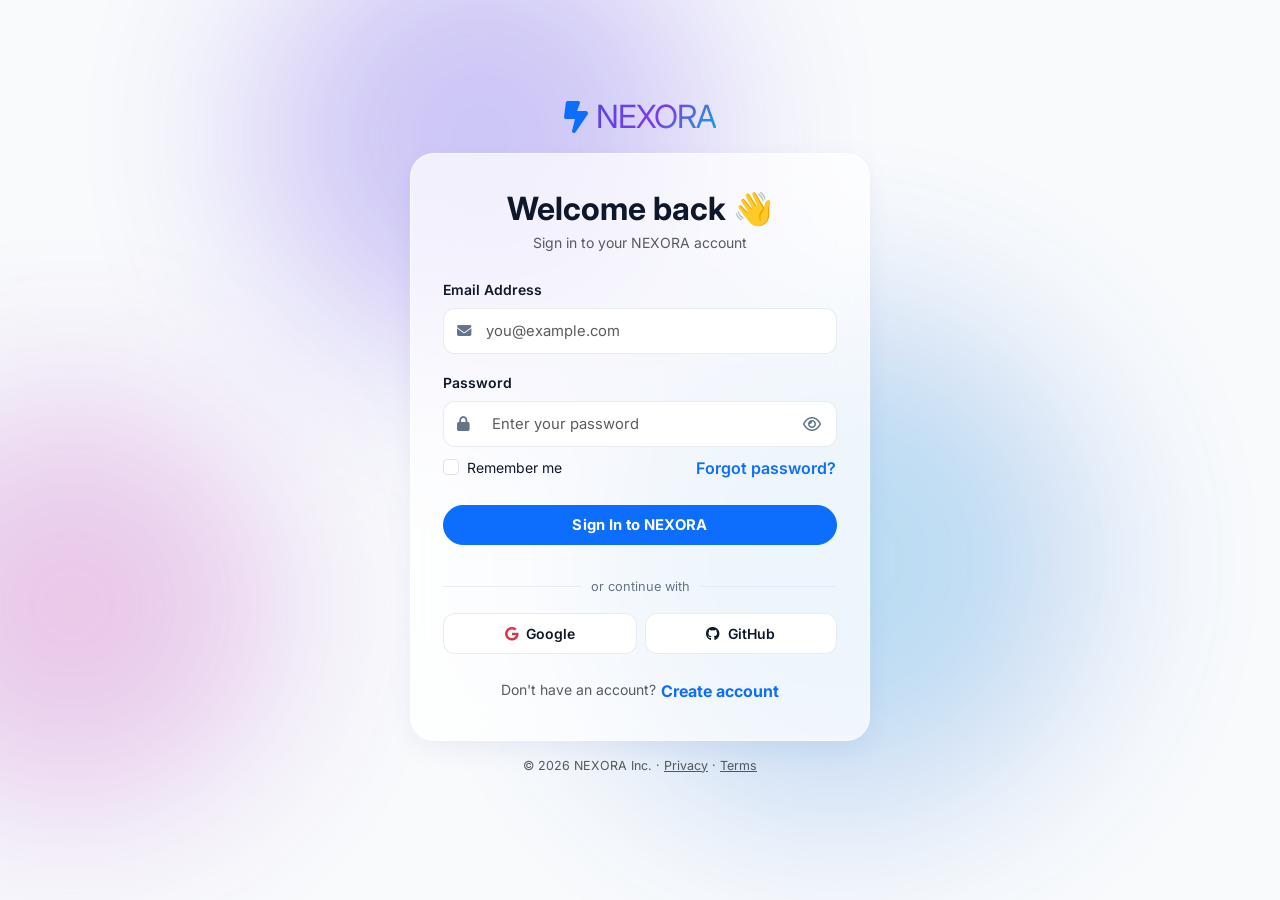
<file: nexora/index.html>
<!DOCTYPE html>
<html lang="en" data-theme="light">
<head>
    <meta charset="UTF-8">
    <meta name="viewport" content="width=device-width, initial-scale=1.0">
    <meta name="description" content="NEXORA — Next-Generation Modern SaaS Social Media Platform built with HTML5, CSS3, JavaScript, and Bootstrap 5.">
    <title>NEXORA — Next-Gen Social Media Platform</title>

    <!-- Google Fonts: Inter -->
    <link rel="preconnect" href="https://fonts.googleapis.com">
    <link rel="preconnect" href="https://fonts.gstatic.com" crossorigin>
    <link href="https://fonts.googleapis.com/css2?family=Inter:wght@300;400;500;600;700;800;900&display=swap" rel="stylesheet">

    <!-- Bootstrap 5 CSS -->
    <link href="https://cdn.jsdelivr.net/npm/bootstrap@5.3.2/dist/css/bootstrap.min.css" rel="stylesheet">

    <!-- Font Awesome 6 Pro / Free Icons -->
    <link rel="stylesheet" href="https://cdnjs.cloudflare.com/ajax/libs/font-awesome/6.4.2/css/all.min.css">

    <!-- Custom Stylesheet -->
    <link rel="stylesheet" href="css/style.css">
</head>
<body>

    <!-- ==========================================================================
         Floating Background Gradient Blobs
         ========================================================================== -->
    <div class="bg-blob-container">
        <div class="bg-blob bg-blob-1"></div>
        <div class="bg-blob bg-blob-2"></div>
        <div class="bg-blob bg-blob-3"></div>
    </div>

    <!-- ==========================================================================
         1. Floating Glass Navbar
         ========================================================================== -->
    <nav class="navbar-nexora d-flex align-items-center justify-content-between" id="mainNavbar">
        
        <!-- Left Brand & Search -->
        <div class="d-flex align-items-center gap-3">
            <button class="btn border-0 text-secondary d-lg-none p-1 fs-5" type="button" data-bs-toggle="offcanvas" data-bs-target="#offcanvasSidebar">
                <i class="fa-solid fa-bars-staggered"></i>
            </button>
            <a href="#" class="brand-logo">
                <i class="fa-solid fa-bolt-lightning text-primary fs-3"></i>
                <span class="gradient-text">NEXORA</span>
            </a>
            <div class="search-nexora d-none d-md-block">
                <i class="fa-solid fa-magnifying-glass"></i>
                <input type="text" id="searchInput" placeholder="Search NEXORA..." autocomplete="off">
            </div>
        </div>

        <!-- Center Nav Tabs (Desktop) -->
        <div class="d-none d-md-flex align-items-center gap-2">
            <button class="nav-tab-nexora active" id="tabHome" data-bs-toggle="tooltip" title="Home Feed">
                <i class="fa-solid fa-house"></i>
            </button>
            <button class="nav-tab-nexora" id="tabFriends" data-bs-toggle="modal" data-bs-target="#allRequestsModal" title="Friends">
                <i class="fa-solid fa-user-group"></i>
            </button>
            <button class="nav-tab-nexora" id="tabGroups" data-bs-toggle="modal" data-bs-target="#groupsModal" title="Groups">
                <i class="fa-solid fa-users"></i>
            </button>
            <button class="nav-tab-nexora" id="tabVideos" data-bs-toggle="modal" data-bs-target="#videosModal" title="Watch Videos">
                <i class="fa-solid fa-tv"></i>
            </button>
            <button class="nav-tab-nexora" id="tabMarketplace" data-bs-toggle="modal" data-bs-target="#marketplaceModal" title="Marketplace">
                <i class="fa-solid fa-store"></i>
            </button>
        </div>

        <!-- Right Controls & User Profile -->
        <div class="d-flex align-items-center gap-2">
            <!-- Theme Switcher -->
            <button class="nav-tab-nexora" id="themeToggleBtn" data-bs-toggle="tooltip" title="Toggle Theme">
                <i class="fa-solid fa-moon text-warning" id="themeIcon"></i>
            </button>

            <!-- Notifications Dropdown -->
            <div class="dropdown">
                <button class="nav-tab-nexora" id="notifDropdown" data-bs-toggle="dropdown" aria-expanded="false" title="Notifications">
                    <i class="fa-solid fa-bell"></i>
                    <span class="badge-counter-nexora" id="notifCountBadge">3</span>
                </button>
                <div class="dropdown-menu dropdown-menu-end shadow-lg p-2 rounded-4 border-0 glass-card" style="width: 320px;">
                    <div class="d-flex justify-content-between align-items-center px-2 py-1 mb-2">
                        <h6 class="fw-bold mb-0">Notifications</h6>
                        <button class="btn btn-link btn-sm p-0 text-decoration-none" id="markAllReadBtn">Mark read</button>
                    </div>
                    <div class="list-group list-group-flush" id="notifList">
                        <a href="#" class="dropdown-item d-flex align-items-center gap-3 py-2 rounded-3 unread">
                            <span class="badge bg-danger rounded-circle p-2"><i class="fa-solid fa-heart"></i></span>
                            <div>
                                <p class="mb-0 small"><strong>Sarah Williams</strong> liked your post.</p>
                                <small class="text-muted">5 min ago</small>
                            </div>
                        </a>
                        <a href="#" class="dropdown-item d-flex align-items-center gap-3 py-2 rounded-3 unread">
                            <span class="badge bg-primary rounded-circle p-2"><i class="fa-solid fa-comment"></i></span>
                            <div>
                                <p class="mb-0 small"><strong>Rahul Sharma</strong> commented on your photo.</p>
                                <small class="text-muted">1 hr ago</small>
                            </div>
                        </a>
                    </div>
                </div>
            </div>

            <!-- Floating Messenger Toggle -->
            <button class="nav-tab-nexora" id="toggleMessengerBtn" title="Messenger">
                <i class="fa-solid fa-paper-plane text-primary"></i>
            </button>

            <!-- User Avatar & Dropdown -->
            <div class="dropdown">
                <img src="images/avatars/user.jpg" alt="Madhu Smita" class="user-avatar-btn" id="openProfileBtn"
                     data-bs-toggle="dropdown" aria-expanded="false" role="button">
                <ul class="dropdown-menu dropdown-menu-end shadow glass-card border-0 p-1" style="min-width:200px;">
                    <li>
                        <a class="dropdown-item rounded-3 py-2" href="#" data-bs-toggle="modal" data-bs-target="#profileModal">
                            <i class="fa-solid fa-user me-2 text-primary"></i>View Profile
                        </a>
                    </li>
                    <li>
                        <a class="dropdown-item rounded-3 py-2" href="#" data-bs-toggle="modal" data-bs-target="#settingsModal">
                            <i class="fa-solid fa-gear me-2 text-muted"></i>Settings
                        </a>
                    </li>
                    <li><hr class="dropdown-divider"></li>
                    <li>
                        <a class="dropdown-item rounded-3 py-2 text-danger" href="#" id="signOutBtn">
                            <i class="fa-solid fa-right-from-bracket me-2"></i>Sign Out
                        </a>
                    </li>
                </ul>
            </div>
        </div>

    </nav>

    <!-- ==========================================================================
         2. Main 3-Column Responsive Grid Layout
         ========================================================================== -->
    <div class="container-fluid px-lg-4">
        <div class="row g-4">

            <!-- ------------------------------------------------------------------
                 LEFT SIDEBAR COLUMN (Desktop 25%)
                 ------------------------------------------------------------------ -->
            <aside class="col-lg-3 d-none d-lg-block">
                <div class="sticky-top" style="top: 96px;">
                    
                    <!-- Glass Profile Card -->
                    <div class="glass-card profile-card-header mb-4 glass-card-hover">
                        <div class="avatar-wrapper-ring">
                            <img src="images/avatars/user.jpg" alt="Madhu Smita">
                        </div>
                        <h5 class="fw-bold mb-0">Madhu Smita Mishra</h5>
                        <p class="text-muted small fw-semibold mb-2">Full Stack Engineer</p>
                        
                        <div class="d-flex justify-content-center gap-4 py-2 border-top border-bottom my-3 border-subtle">
                            <div>
                                <h6 class="fw-bold mb-0">1.2K</h6>
                                <small class="text-muted" style="font-size:0.75rem;">Friends</small>
                            </div>
                            <div class="border-start ps-4">
                                <h6 class="fw-bold mb-0">245</h6>
                                <small class="text-muted" style="font-size:0.75rem;">Following</small>
                            </div>
                        </div>

                        <button class="btn btn-primary btn-sm w-100 rounded-pill fw-bold shadow-sm" data-bs-toggle="modal" data-bs-target="#profileModal">
                            <i class="fa-solid fa-user me-1"></i> View Profile
                        </button>
                    </div>

                    <!-- Navigation Links -->
                    <div class="glass-card p-2">
                        <a href="#" class="sidebar-menu-item active">
                            <div class="sidebar-icon-box"><i class="fa-solid fa-house"></i></div>
                            <span>Home Feed</span>
                        </a>
                        <a href="#" class="sidebar-menu-item" data-bs-toggle="modal" data-bs-target="#allRequestsModal">
                            <div class="sidebar-icon-box" style="color:#ec4899; background:rgba(236,72,153,0.1);"><i class="fa-solid fa-user-group"></i></div>
                            <span>Friends</span>
                        </a>
                        <a href="#" class="sidebar-menu-item" data-bs-toggle="modal" data-bs-target="#memoriesModal">
                            <div class="sidebar-icon-box" style="color:#06b6d4; background:rgba(6,182,212,0.1);"><i class="fa-solid fa-clock-rotate-left"></i></div>
                            <span>Memories</span>
                        </a>
                        <a href="#" class="sidebar-menu-item" data-bs-toggle="modal" data-bs-target="#savedModal">
                            <div class="sidebar-icon-box" style="color:#f59e0b; background:rgba(245,158,11,0.1);"><i class="fa-solid fa-bookmark"></i></div>
                            <span>Saved Items</span>
                        </a>
                        <a href="#" class="sidebar-menu-item" data-bs-toggle="modal" data-bs-target="#groupsModal">
                            <div class="sidebar-icon-box" style="color:#10b981; background:rgba(16,185,129,0.1);"><i class="fa-solid fa-users"></i></div>
                            <span>Groups</span>
                        </a>
                        <a href="#" class="sidebar-menu-item" data-bs-toggle="modal" data-bs-target="#eventsModal">
                            <div class="sidebar-icon-box" style="color:#ef4444; background:rgba(239,68,68,0.1);"><i class="fa-solid fa-calendar-days"></i></div>
                            <span>Events</span>
                        </a>
                        <a href="#" class="sidebar-menu-item" data-bs-toggle="modal" data-bs-target="#marketplaceModal">
                            <div class="sidebar-icon-box" style="color:#8b5cf6; background:rgba(139,92,246,0.1);"><i class="fa-solid fa-store"></i></div>
                            <span>Marketplace</span>
                        </a>
                        <a href="#" class="sidebar-menu-item" data-bs-toggle="modal" data-bs-target="#settingsModal">
                            <div class="sidebar-icon-box" style="color:#64748b; background:rgba(100,116,139,0.1);"><i class="fa-solid fa-gear"></i></div>
                            <span>Settings & Privacy</span>
                        </a>
                    </div>

                </div>
            </aside>

            <!-- ------------------------------------------------------------------
                 CENTER FEED COLUMN (Desktop 50%, Tablet/Mobile 100%)
                 ------------------------------------------------------------------ -->
            <main class="col-lg-6 col-md-12">
                <div class="mx-auto" style="max-width: 680px;">

                    <!-- Stories Horizontal Section -->
                    <div class="glass-card p-3 mb-4">
                        <div class="stories-scroll-box">
                            <!-- Add Story Card -->
                            <div class="story-card-nexora story-card-add" data-bs-toggle="modal" data-bs-target="#createPostModal">
                                <div class="add-story-icon mb-2"><i class="fa-solid fa-plus"></i></div>
                                <span class="fw-bold small text-primary text-center">Add Story</span>
                            </div>

                            <!-- Sarah Story -->
                            <div class="story-card-nexora" style="background-image: url('images/stories/story1.jpg');" data-story-name="Sarah Williams" data-story-img="images/stories/story1.jpg" data-avatar="images/avatars/sarah.jpg">
                                <div class="story-card-overlay">
                                    <div class="story-avatar-ring"><img src="images/avatars/sarah.jpg" alt="Sarah"></div>
                                    <span class="text-white fw-bold small text-truncate">Sarah</span>
                                </div>
                            </div>

                            <!-- Rahul Story -->
                            <div class="story-card-nexora" style="background-image: url('images/stories/story2.jpg');" data-story-name="Rahul Sharma" data-story-img="images/stories/story2.jpg" data-avatar="images/avatars/rahul.jpg">
                                <div class="story-card-overlay">
                                    <div class="story-avatar-ring"><img src="images/avatars/rahul.jpg" alt="Rahul"></div>
                                    <span class="text-white fw-bold small text-truncate">Rahul</span>
                                </div>
                            </div>

                            <!-- Priya Story -->
                            <div class="story-card-nexora" style="background-image: url('images/stories/story3.jpg');" data-story-name="Priya Das" data-story-img="images/stories/story3.jpg" data-avatar="images/avatars/priya.jpg">
                                <div class="story-card-overlay">
                                    <div class="story-avatar-ring"><img src="images/avatars/priya.jpg" alt="Priya"></div>
                                    <span class="text-white fw-bold small text-truncate">Priya</span>
                                </div>
                            </div>

                            <!-- Alex Story -->
                            <div class="story-card-nexora" style="background-image: url('images/stories/story4.jpg');" data-story-name="Alex Johnson" data-story-img="images/stories/story4.jpg" data-avatar="images/avatars/alex.jpg">
                                <div class="story-card-overlay">
                                    <div class="story-avatar-ring"><img src="images/avatars/alex.jpg" alt="Alex"></div>
                                    <span class="text-white fw-bold small text-truncate">Alex</span>
                                </div>
                            </div>
                        </div>
                    </div>

                    <!-- Create Post Glass Card -->
                    <div class="glass-card p-3 mb-4">
                        <div class="d-flex align-items-center gap-3 mb-3 pb-2 border-bottom border-subtle">
                            <img src="images/avatars/user.jpg" alt="User" class="rounded-circle" style="width:42px; height:42px; object-fit:cover;">
                            <div class="flex-grow-1 create-post-input-box" data-bs-toggle="modal" data-bs-target="#createPostModal">
                                What's on your mind, Madhu Smita?
                            </div>
                        </div>
                        <div class="d-flex align-items-center justify-content-between">
                            <button class="action-post-pill text-danger" data-bs-toggle="modal" data-bs-target="#createPostModal">
                                <i class="fa-solid fa-video fs-5"></i> Live Stream
                            </button>
                            <button class="action-post-pill text-success" data-bs-toggle="modal" data-bs-target="#createPostModal">
                                <i class="fa-solid fa-image fs-5"></i> Photo/Video
                            </button>
                            <button class="action-post-pill text-warning" data-bs-toggle="modal" data-bs-target="#createPostModal">
                                <i class="fa-solid fa-face-smile fs-5"></i> Feeling
                            </button>
                        </div>
                    </div>

                    <!-- Social Feed Container (Dynamic Posts Inserted Here) -->
                    <div id="postsFeedContainer">

                        <!-- Post 1: Sarah Williams -->
                        <div class="glass-card p-3 post-card-nexora post-reveal active" data-post-id="post-1">
                            <div class="d-flex align-items-center justify-content-between mb-3">
                                <div class="d-flex align-items-center gap-2">
                                    <img src="images/avatars/sarah.jpg" alt="Sarah" class="rounded-circle" style="width:42px; height:42px; object-fit:cover;">
                                    <div>
                                        <h6 class="fw-bold mb-0">Sarah Williams</h6>
                                        <small class="text-muted">2 hours ago · <i class="fa-solid fa-earth-americas"></i></small>
                                    </div>
                                </div>
                                <div class="dropdown">
                                    <button class="btn btn-sm border-0 text-muted" data-bs-toggle="dropdown"><i class="fa-solid fa-ellipsis"></i></button>
                                    <ul class="dropdown-menu dropdown-menu-end shadow-sm">
                                        <li><a class="dropdown-item btn-save-post-item" href="#"><i class="fa-solid fa-bookmark me-2 text-primary"></i>Save Post</a></li>
                                        <li><a class="dropdown-item btn-delete-post text-danger" href="#"><i class="fa-solid fa-trash me-2"></i>Delete Post</a></li>
                                    </ul>
                                </div>
                            </div>
                            <p class="mb-3">Crushed an incredible high-intensity workout session today! 🏋️‍♀️ Consistency and dedication turn goals into reality. Keep grinding every single day! 💪🔥</p>
                            <div class="post-media-box">
                                <img src="images/posts/post1.jpg" alt="Workout Gym">
                            </div>
                            <div class="d-flex justify-content-between align-items-center pt-2 pb-2 text-muted small border-bottom border-subtle">
                                <div>
                                    <span class="badge bg-danger rounded-circle p-1"><i class="fa-solid fa-heart"></i></span>
                                    <span class="ms-1 fw-bold like-count">245 Likes</span>
                                </div>
                                <div>
                                    <span class="comment-count-label">32 Comments</span> · <span>12 Shares</span>
                                </div>
                            </div>
                            <div class="d-flex justify-content-between align-items-center pt-2">
                                <button class="action-post-pill btn-like-nexora">
                                    <i class="fa-regular fa-heart fs-5"></i> Like
                                </button>
                                <button class="action-post-pill btn-comment-toggle">
                                    <i class="fa-regular fa-comment fs-5"></i> Comment
                                </button>
                                <button class="action-post-pill" data-bs-toggle="modal" data-bs-target="#shareModal">
                                    <i class="fa-regular fa-paper-plane fs-5"></i> Share
                                </button>
                            </div>
                            <!-- Comments List -->
                            <div class="comments-section mt-3 pt-3 border-top border-subtle">
                                <div class="d-flex gap-2 mb-3">
                                    <img src="images/avatars/user.jpg" class="rounded-circle" style="width:32px; height:32px; object-fit:cover;">
                                    <input type="text" class="form-control form-control-sm rounded-pill comment-input" placeholder="Write a comment..." autocomplete="off">
                                    <button class="btn btn-primary btn-sm rounded-circle px-3 btn-submit-comment"><i class="fa-solid fa-paper-plane"></i></button>
                                </div>
                                <div class="comments-list">
                                    <div class="d-flex gap-2 mb-2">
                                        <img src="images/avatars/rahul.jpg" class="rounded-circle" style="width:32px; height:32px; object-fit:cover;">
                                        <div class="comment-bubble-nexora flex-grow-1">
                                            <div class="fw-bold small">Rahul Sharma</div>
                                            Super inspiring post, Sarah! Keep crushing it! 🔥
                                        </div>
                                    </div>
                                </div>
                            </div>
                        </div>

                        <!-- Post 2: Rahul Sharma -->
                        <div class="glass-card p-3 post-card-nexora post-reveal active" data-post-id="post-2">
                            <div class="d-flex align-items-center justify-content-between mb-3">
                                <div class="d-flex align-items-center gap-2">
                                    <img src="images/avatars/rahul.jpg" alt="Rahul" class="rounded-circle" style="width:42px; height:42px; object-fit:cover;">
                                    <div>
                                        <h6 class="fw-bold mb-0">Rahul Sharma</h6>
                                        <small class="text-muted">4 hours ago · <i class="fa-solid fa-earth-americas"></i></small>
                                    </div>
                                </div>
                                <div class="dropdown">
                                    <button class="btn btn-sm border-0 text-muted" data-bs-toggle="dropdown"><i class="fa-solid fa-ellipsis"></i></button>
                                    <ul class="dropdown-menu dropdown-menu-end shadow-sm">
                                        <li><a class="dropdown-item btn-save-post-item" href="#"><i class="fa-solid fa-bookmark me-2 text-primary"></i>Save Post</a></li>
                                    </ul>
                                </div>
                            </div>
                            <p class="mb-3">Built this sleek futuristic developer setup over the weekend! 🚀 Dual monitors, RGB ambience, and ergonomic keyboard. Ready to write clean code! 💻✨</p>
                            <div class="post-media-box">
                                <img src="images/posts/post2.jpg" alt="Developer Setup">
                            </div>
                            <div class="d-flex justify-content-between align-items-center pt-2 pb-2 text-muted small border-bottom border-subtle">
                                <div>
                                    <span class="badge bg-primary rounded-circle p-1"><i class="fa-solid fa-thumbs-up"></i></span>
                                    <span class="ms-1 fw-bold like-count">189 Likes</span>
                                </div>
                                <div><span>18 Comments</span></div>
                            </div>
                            <div class="d-flex justify-content-between align-items-center pt-2">
                                <button class="action-post-pill btn-like-nexora">
                                    <i class="fa-regular fa-heart fs-5"></i> Like
                                </button>
                                <button class="action-post-pill btn-comment-toggle">
                                    <i class="fa-regular fa-comment fs-5"></i> Comment
                                </button>
                                <button class="action-post-pill" data-bs-toggle="modal" data-bs-target="#shareModal">
                                    <i class="fa-regular fa-paper-plane fs-5"></i> Share
                                </button>
                            </div>
                            <div class="comments-section mt-3 pt-3 border-top border-subtle">
                                <div class="d-flex gap-2 mb-3">
                                    <img src="images/avatars/user.jpg" class="rounded-circle" style="width:32px; height:32px; object-fit:cover;">
                                    <input type="text" class="form-control form-control-sm rounded-pill comment-input" placeholder="Write a comment..." autocomplete="off">
                                    <button class="btn btn-primary btn-sm rounded-circle px-3 btn-submit-comment"><i class="fa-solid fa-paper-plane"></i></button>
                                </div>
                                <div class="comments-list"></div>
                            </div>
                        </div>

                    </div>
                </div>
            </main>

            <!-- ------------------------------------------------------------------
                 RIGHT SIDEBAR COLUMN (Desktop 25%)
                 ------------------------------------------------------------------ -->
            <aside class="col-lg-3 d-none d-lg-block">
                <div class="sticky-top" style="top: 96px;">

                    <!-- Trending Hashtags Widget -->
                    <div class="glass-card p-3 mb-4">
                        <h6 class="fw-bold mb-3"><i class="fa-solid fa-fire text-danger me-2"></i>Trending Topics</h6>
                        <div class="d-flex flex-wrap gap-2">
                            <span class="badge bg-primary-subtle text-primary rounded-pill px-3 py-2">#Fitness</span>
                            <span class="badge bg-primary-subtle text-primary rounded-pill px-3 py-2">#Technology</span>
                            <span class="badge bg-primary-subtle text-primary rounded-pill px-3 py-2">#AI</span>
                            <span class="badge bg-primary-subtle text-primary rounded-pill px-3 py-2">#SaaS</span>
                            <span class="badge bg-primary-subtle text-primary rounded-pill px-3 py-2">#Web3</span>
                        </div>
                    </div>

                    <!-- Suggested Friends Widget -->
                    <div class="glass-card p-3 mb-4">
                        <h6 class="fw-bold mb-3"><i class="fa-solid fa-user-plus text-primary me-2"></i>Suggested Friends</h6>
                        
                        <div class="d-flex align-items-center justify-content-between mb-3">
                            <div class="d-flex align-items-center gap-2">
                                <img src="images/avatars/priya.jpg" class="rounded-circle" style="width:38px; height:38px; object-fit:cover;">
                                <div>
                                    <h6 class="fw-bold small mb-0">Priya Das</h6>
                                    <small class="text-muted" style="font-size:0.75rem;">8 mutual friends</small>
                                </div>
                            </div>
                            <button class="btn btn-outline-primary btn-sm rounded-pill px-3 btn-add-friend">Add</button>
                        </div>

                        <div class="d-flex align-items-center justify-content-between">
                            <div class="d-flex align-items-center gap-2">
                                <img src="images/avatars/alex.jpg" class="rounded-circle" style="width:38px; height:38px; object-fit:cover;">
                                <div>
                                    <h6 class="fw-bold small mb-0">Alex Johnson</h6>
                                    <small class="text-muted" style="font-size:0.75rem;">14 mutual friends</small>
                                </div>
                            </div>
                            <button class="btn btn-outline-primary btn-sm rounded-pill px-3 btn-add-friend">Add</button>
                        </div>
                    </div>

                    <!-- Upcoming Events Widget -->
                    <div class="glass-card p-3">
                        <h6 class="fw-bold mb-3"><i class="fa-solid fa-calendar-days text-danger me-2"></i>Upcoming Event</h6>
                        <div class="p-2 border rounded-3 border-subtle">
                            <span class="badge bg-danger mb-1">TOMORROW · 6:00 PM</span>
                            <h6 class="fw-bold small mb-1">Global Tech Summit 2026</h6>
                            <p class="text-muted small mb-2">Live Stream & Conference</p>
                            <button class="btn btn-primary btn-sm w-100 rounded-pill btn-rsvp-event">RSVP Interested</button>
                        </div>
                    </div>

                </div>
            </aside>

        </div>
    </div>

    <!-- ==========================================================================
         3. Floating Messenger Widget
         ========================================================================== -->
    <div class="messenger-floating-panel d-none" id="messengerPanel">
        <div class="messenger-header-nexora">
            <div class="d-flex align-items-center gap-2">
                <img src="images/avatars/sarah.jpg" class="rounded-circle" style="width:34px;height:34px;object-fit:cover;" id="chatHeaderAvatar">
                <div>
                    <h6 class="fw-bold small mb-0" id="chatHeaderName">Sarah Williams</h6>
                    <small class="text-success" style="font-size:0.75rem;">● Online</small>
                </div>
            </div>
            <div class="d-flex gap-1">
                <button class="btn btn-sm border-0 text-muted" title="Video Call" onclick="showToast && window.showToastGlobal ? window.showToastGlobal('Video call feature coming soon!') : null"><i class="fa-solid fa-video"></i></button>
                <button class="btn btn-sm border-0 text-muted" id="closeMessengerBtn"><i class="fa-solid fa-xmark"></i></button>
            </div>
        </div>
        <div class="messenger-body-nexora" id="chatMessagesContainer">
            <div class="chat-bubble-nexora received">Hey Madhu! How are you doing today? 😊</div>
            <div class="chat-bubble-nexora sent">I'm doing great! Building NEXORA modern social app.</div>
            <div class="chat-bubble-nexora received">Looks super futuristic! Can't wait! 🔥</div>
        </div>
        <div class="messenger-footer-nexora">
            <button class="btn btn-sm border-0 text-muted" id="messengerEmojiBtn" title="Emoji"><i class="fa-regular fa-face-smile"></i></button>
            <input type="text" id="chatMessageInput" placeholder="Write a message..." autocomplete="off">
            <button class="btn btn-primary btn-sm rounded-circle" id="sendMessageBtn" style="width:34px;height:34px;"><i class="fa-solid fa-paper-plane" style="font-size:0.8rem;"></i></button>
        </div>
    </div>

    <!-- ==========================================================================
         4. Mobile Fixed Bottom Navigation Bar (< 768px)
         ========================================================================== -->
    <div class="mobile-bottom-nav d-md-none">
        <button class="mobile-nav-btn active">
            <i class="fa-solid fa-house"></i>
            <span>Home</span>
        </button>
        <button class="mobile-nav-btn" data-bs-toggle="modal" data-bs-target="#allRequestsModal">
            <i class="fa-solid fa-user-group"></i>
            <span>Friends</span>
        </button>
        <button class="mobile-nav-btn" data-bs-toggle="modal" data-bs-target="#createPostModal">
            <i class="fa-solid fa-circle-plus text-primary fs-3"></i>
            <span>Create</span>
        </button>
        <button class="mobile-nav-btn" id="mobileNotifBtn">
            <i class="fa-solid fa-bell"></i>
            <span>Alerts</span>
        </button>
        <button class="mobile-nav-btn" data-bs-toggle="modal" data-bs-target="#profileModal">
            <i class="fa-solid fa-user"></i>
            <span>Profile</span>
        </button>
    </div>

    <!-- ==========================================================================
         5. Modals & Offcanvas
         ========================================================================== -->
    <!-- Create Post Modal (Enhanced) -->
    <div class="modal fade" id="createPostModal" tabindex="-1" aria-hidden="true">
        <div class="modal-dialog modal-dialog-centered">
            <div class="modal-content glass-card border-0">
                <div class="modal-header border-0 pb-0">
                    <div class="d-flex align-items-center gap-2">
                        <img src="images/avatars/user.jpg" class="rounded-circle" style="width:38px;height:38px;object-fit:cover;">
                        <div>
                            <h6 class="fw-bold mb-0 sidebar-username">Madhu Smita Mishra</h6>
                            <select class="form-select form-select-sm border-0 p-0 text-muted small" id="postPrivacySelect" style="width:auto;background:transparent;cursor:pointer;">
                                <option value="🌐 Everyone">🌐 Everyone</option>
                                <option value="👥 Friends">👥 Friends Only</option>
                                <option value="🔒 Only Me">🔒 Only Me</option>
                            </select>
                        </div>
                    </div>
                    <button type="button" class="btn-close" data-bs-dismiss="modal"></button>
                </div>
                <div class="modal-body pt-2">
                    <textarea class="form-control border-0 shadow-none" id="createPostTextarea" rows="4"
                        placeholder="What's on your mind? Share something with NEXORA..."
                        style="font-size:1.1rem;resize:none;"></textarea>
                    <img id="postImagePreview" src="" class="img-fluid rounded-3 mt-2 d-none" style="max-height:200px;object-fit:cover;">
                </div>
                <div class="modal-footer border-0 flex-column gap-2">
                    <div class="d-flex gap-2 w-100">
                        <select class="form-select form-select-sm" id="postImageSelect">
                            <option value="">📷 No image</option>
                            <option value="images/posts/post1.jpg">🏋️ Workout Gym</option>
                            <option value="images/posts/post2.jpg">💻 Developer Setup</option>
                        </select>
                        <select class="form-select form-select-sm" id="postFeelingSelect">
                            <option value="">😊 Feeling...</option>
                            <option value="happy 😀">Happy 😀</option>
                            <option value="excited 🎉">Excited 🎉</option>
                            <option value="blessed 🙏">Blessed 🙏</option>
                            <option value="motivated 💪">Motivated 💪</option>
                            <option value="grateful ❤️">Grateful ❤️</option>
                            <option value="focused 🎯">Focused 🎯</option>
                        </select>
                    </div>
                    <button type="button" class="btn btn-primary w-100 rounded-pill fw-bold" id="submitNewPostBtn">
                        <i class="fa-solid fa-paper-plane me-2"></i>Post to NEXORA
                    </button>
                </div>
            </div>
        </div>
    </div>

    <!-- Profile View Modal (Enhanced) -->
    <div class="modal fade" id="profileModal" tabindex="-1" aria-hidden="true">
        <div class="modal-dialog modal-dialog-centered modal-lg">
            <div class="modal-content glass-card overflow-hidden border-0">
                <button type="button" class="btn-close position-absolute top-0 end-0 m-3 z-3" data-bs-dismiss="modal"></button>
                <div style="height:200px;background:var(--gradient-primary);position:relative;">
                    <div class="position-absolute bottom-0 start-0 end-0 p-3" style="background:linear-gradient(transparent,rgba(0,0,0,0.4));">
                    </div>
                </div>
                <div class="modal-body p-0">
                    <div class="p-4" style="margin-top:-55px;">
                        <div class="d-flex align-items-end justify-content-between flex-wrap gap-3">
                            <div class="d-flex align-items-end gap-3">
                                <div class="avatar-wrapper-ring" style="width:100px;height:100px;">
                                    <img src="images/avatars/user.jpg" style="width:100%;height:100%;border-radius:50%;object-fit:cover;border:3px solid white;">
                                </div>
                                <div class="pb-2">
                                    <h4 class="fw-bold mb-0 sidebar-username">Madhu Smita Mishra</h4>
                                    <p class="text-muted fw-semibold mb-0 sidebar-user-role">Full Stack Engineer</p>
                                </div>
                            </div>
                            <button class="btn btn-outline-primary rounded-pill px-4 fw-semibold mb-2" id="openEditProfileBtn">
                                <i class="fa-solid fa-pen me-1"></i>Edit Profile
                            </button>
                        </div>
                        <div class="d-flex gap-4 mt-3 pb-3 border-bottom border-subtle">
                            <div class="text-center">
                                <h5 class="fw-bold mb-0">1.2K</h5>
                                <small class="text-muted">Friends</small>
                            </div>
                            <div class="text-center">
                                <h5 class="fw-bold mb-0">245</h5>
                                <small class="text-muted">Following</small>
                            </div>
                            <div class="text-center">
                                <h5 class="fw-bold mb-0">48</h5>
                                <small class="text-muted">Posts</small>
                            </div>
                        </div>
                        <!-- Profile Tabs -->
                        <ul class="nav nav-tabs border-0 mt-3" id="profileTabs">
                            <li class="nav-item"><button class="nav-link active fw-semibold" data-bs-toggle="tab" data-bs-target="#tabPosts">Posts</button></li>
                            <li class="nav-item"><button class="nav-link fw-semibold" data-bs-toggle="tab" data-bs-target="#tabAbout">About</button></li>
                            <li class="nav-item"><button class="nav-link fw-semibold" data-bs-toggle="tab" data-bs-target="#tabPhotos">Photos</button></li>
                        </ul>
                        <div class="tab-content pt-3">
                            <div class="tab-pane fade show active" id="tabPosts">
                                <p class="text-muted small">Your latest posts appear here.</p>
                            </div>
                            <div class="tab-pane fade" id="tabAbout">
                                <p class="mb-1"><i class="fa-solid fa-briefcase me-2 text-primary"></i>Full Stack Engineer</p>
                                <p class="mb-1"><i class="fa-solid fa-location-dot me-2 text-danger"></i>Bhubaneswar, India</p>
                                <p class="mb-1"><i class="fa-solid fa-graduation-cap me-2 text-warning"></i>B.Tech Computer Science</p>
                                <p class="mb-1"><i class="fa-solid fa-heart me-2 text-pink"></i>Coding · Design · Travel</p>
                            </div>
                            <div class="tab-pane fade" id="tabPhotos">
                                <div class="row g-2">
                                    <div class="col-4"><img src="images/posts/post1.jpg" class="img-fluid rounded-3"></div>
                                    <div class="col-4"><img src="images/posts/post2.jpg" class="img-fluid rounded-3"></div>
                                </div>
                            </div>
                        </div>
                    </div>
                </div>
            </div>
        </div>
    </div>

    <!-- Edit Profile Modal -->
    <div class="modal fade" id="editProfileModal" tabindex="-1" aria-hidden="true">
        <div class="modal-dialog modal-dialog-centered">
            <div class="modal-content glass-card border-0">
                <div class="modal-header border-0">
                    <h5 class="modal-title fw-bold"><i class="fa-solid fa-pen me-2"></i>Edit Profile</h5>
                    <button type="button" class="btn-close" data-bs-dismiss="modal"></button>
                </div>
                <div class="modal-body">
                    <div class="text-center mb-3">
                        <img src="images/avatars/user.jpg" class="rounded-circle border border-3 border-primary" style="width:80px;height:80px;object-fit:cover;">
                        <div class="mt-2"><button class="btn btn-outline-primary btn-sm rounded-pill"><i class="fa-solid fa-camera me-1"></i>Change Photo</button></div>
                    </div>
                    <div class="mb-3">
                        <label class="form-label fw-semibold small">Full Name</label>
                        <input type="text" class="form-control" id="editNameInput" placeholder="Your full name" value="Madhu Smita Mishra">
                    </div>
                    <div class="mb-3">
                        <label class="form-label fw-semibold small">Role / Title</label>
                        <input type="text" class="form-control" id="editRoleInput" placeholder="e.g. Full Stack Engineer" value="Full Stack Engineer">
                    </div>
                    <div class="mb-3">
                        <label class="form-label fw-semibold small">Bio</label>
                        <textarea class="form-control" id="editBioInput" rows="3" placeholder="Tell the world about yourself..."></textarea>
                    </div>
                    <div class="mb-3">
                        <label class="form-label fw-semibold small">Location</label>
                        <input type="text" class="form-control" placeholder="City, Country" value="Bhubaneswar, India">
                    </div>
                </div>
                <div class="modal-footer border-0">
                    <button type="button" class="btn btn-secondary rounded-pill" data-bs-dismiss="modal">Cancel</button>
                    <button type="button" class="btn btn-primary rounded-pill px-4 fw-bold" id="saveProfileBtn">
                        <i class="fa-solid fa-check me-1"></i>Save Changes
                    </button>
                </div>
            </div>
        </div>
    </div>

    <!-- Share Modal (Enhanced) -->
    <div class="modal fade" id="shareModal" tabindex="-1" aria-hidden="true">
        <div class="modal-dialog modal-dialog-centered">
            <div class="modal-content glass-card border-0">
                <div class="modal-header border-0">
                    <h5 class="modal-title fw-bold"><i class="fa-solid fa-share-nodes me-2 text-primary"></i>Share Post</h5>
                    <button type="button" class="btn-close" data-bs-dismiss="modal"></button>
                </div>
                <div class="modal-body">
                    <div class="list-group list-group-flush">
                        <button class="list-group-item list-group-item-action d-flex align-items-center gap-3 border-0 rounded-3 py-3 mb-1 glass-card" id="shareToFeedBtn">
                            <span class="rounded-circle d-flex align-items-center justify-content-center" style="width:44px;height:44px;background:var(--gradient-primary);"><i class="fa-solid fa-newspaper text-white"></i></span>
                            <div><h6 class="fw-bold mb-0">Share to Your Feed</h6><small class="text-muted">Post to your timeline</small></div>
                        </button>
                        <button class="list-group-item list-group-item-action d-flex align-items-center gap-3 border-0 rounded-3 py-3 mb-1 glass-card" id="shareToStoryBtn">
                            <span class="rounded-circle d-flex align-items-center justify-content-center" style="width:44px;height:44px;background:linear-gradient(135deg,#f59e0b,#ef4444);"><i class="fa-solid fa-book-open text-white"></i></span>
                            <div><h6 class="fw-bold mb-0">Share to Story</h6><small class="text-muted">Add to your 24-hour story</small></div>
                        </button>
                        <button class="list-group-item list-group-item-action d-flex align-items-center gap-3 border-0 rounded-3 py-3 glass-card" id="copyLinkBtn">
                            <span class="rounded-circle d-flex align-items-center justify-content-center" style="width:44px;height:44px;background:rgba(79,70,229,0.1);"><i class="fa-solid fa-link text-primary"></i></span>
                            <div><h6 class="fw-bold mb-0">Copy Link</h6><small class="text-muted">Copy post link to clipboard</small></div>
                        </button>
                    </div>
                </div>
            </div>
        </div>
    </div>

    <!-- Offcanvas Mobile Sidebar -->
    <div class="offcanvas offcanvas-start glass-card" tabindex="-1" id="offcanvasSidebar">
        <div class="offcanvas-header">
            <h5 class="offcanvas-title fw-bold gradient-text"><i class="fa-solid fa-bolt-lightning me-2"></i>NEXORA</h5>
            <button type="button" class="btn-close" data-bs-dismiss="offcanvas"></button>
        </div>
        <div class="offcanvas-body">
            <a href="#" class="sidebar-menu-item mb-2" data-bs-toggle="modal" data-bs-target="#profileModal">
                <img src="images/avatars/user.jpg" class="rounded-circle me-2" style="width:32px; height:32px;">
                <span class="fw-bold">Madhu Smita Mishra</span>
            </a>
            <a href="#" class="sidebar-menu-item mb-2" data-bs-toggle="modal" data-bs-target="#allRequestsModal"><i class="fa-solid fa-user-group me-2"></i> Friends</a>
            <a href="#" class="sidebar-menu-item mb-2" data-bs-toggle="modal" data-bs-target="#groupsModal"><i class="fa-solid fa-users me-2"></i> Groups</a>
            <a href="#" class="sidebar-menu-item mb-2" data-bs-toggle="modal" data-bs-target="#marketplaceModal"><i class="fa-solid fa-store me-2"></i> Marketplace</a>
        </div>
    </div>

    <!-- Story Viewer Modal -->
    <div class="modal fade" id="storyViewerModal" tabindex="-1" aria-hidden="true">
        <div class="modal-dialog modal-dialog-centered modal-sm">
            <div class="modal-content border-0 glass-card text-white rounded-4 overflow-hidden position-relative" style="height:520px;">
                <div class="position-absolute top-0 start-0 end-0 p-3 z-3 bg-gradient-dark d-flex align-items-center justify-content-between">
                    <div class="d-flex align-items-center gap-2">
                        <img src="" id="storyModalAvatar" class="rounded-circle border border-2 border-primary" style="width:36px; height:36px; object-fit:cover;">
                        <span class="fw-bold small" id="storyModalName">User Story</span>
                    </div>
                    <button type="button" class="btn-close btn-close-white" data-bs-dismiss="modal"></button>
                </div>
                <img src="" id="storyModalImage" class="w-100 h-100 object-fit-cover">
            </div>
        </div>
    </div>

    <!-- All Friend Requests Modal -->
    <div class="modal fade" id="allRequestsModal" tabindex="-1" aria-hidden="true">
        <div class="modal-dialog modal-dialog-centered">
            <div class="modal-content glass-card border-0">
                <div class="modal-header border-0">
                    <h5 class="modal-title fw-bold text-primary"><i class="fa-solid fa-user-plus me-2"></i>Friend Requests</h5>
                    <button type="button" class="btn-close" data-bs-dismiss="modal"></button>
                </div>
                <div class="modal-body">
                    <div class="d-flex align-items-center justify-content-between p-2 border rounded-3 mb-2 border-subtle" data-req-card>
                        <div class="d-flex align-items-center gap-2">
                            <img src="images/avatars/rahul.jpg" class="rounded-circle" style="width:44px;height:44px;object-fit:cover;">
                            <div>
                                <h6 class="fw-bold small mb-0">Rahul Sharma</h6>
                                <small class="text-muted">12 mutual friends</small>
                            </div>
                        </div>
                        <div class="d-flex gap-2">
                            <button class="btn btn-primary btn-sm rounded-pill btn-confirm-freq" data-name="Rahul Sharma">Confirm</button>
                            <button class="btn btn-outline-secondary btn-sm rounded-pill btn-delete-freq">Delete</button>
                        </div>
                    </div>
                    <div class="d-flex align-items-center justify-content-between p-2 border rounded-3 border-subtle" data-req-card>
                        <div class="d-flex align-items-center gap-2">
                            <img src="images/avatars/priya.jpg" class="rounded-circle" style="width:44px;height:44px;object-fit:cover;">
                            <div>
                                <h6 class="fw-bold small mb-0">Priya Das</h6>
                                <small class="text-muted">8 mutual friends</small>
                            </div>
                        </div>
                        <div class="d-flex gap-2">
                            <button class="btn btn-primary btn-sm rounded-pill btn-confirm-freq" data-name="Priya Das">Confirm</button>
                            <button class="btn btn-outline-secondary btn-sm rounded-pill btn-delete-freq">Delete</button>
                        </div>
                    </div>
                </div>
            </div>
        </div>
    </div>

    <!-- Watch Videos Modal -->
    <div class="modal fade" id="videosModal" tabindex="-1" aria-hidden="true">
        <div class="modal-dialog modal-dialog-centered modal-lg">
            <div class="modal-content glass-card border-0">
                <div class="modal-header border-0">
                    <h5 class="modal-title fw-bold text-primary"><i class="fa-solid fa-tv me-2"></i>NEXORA Watch Videos</h5>
                    <button type="button" class="btn-close" data-bs-dismiss="modal"></button>
                </div>
                <div class="modal-body">
                    <div class="card border-0 glass-card mb-3">
                        <img src="images/posts/post2.jpg" class="card-img-top object-fit-cover" style="height:260px;">
                        <div class="card-body">
                            <h5 class="fw-bold">Future of Web Development in 2026</h5>
                            <p class="text-muted small">Explore AI tools, glassmorphism, Web3, and reactive UI frameworks!</p>
                            <button class="btn btn-primary btn-sm rounded-pill px-4 btn-play-video-demo"><i class="fa-solid fa-play me-1"></i> Play Video</button>
                        </div>
                    </div>
                </div>
            </div>
        </div>
    </div>

    <!-- Marketplace Modal -->
    <div class="modal fade" id="marketplaceModal" tabindex="-1" aria-hidden="true">
        <div class="modal-dialog modal-dialog-centered modal-lg">
            <div class="modal-content glass-card border-0">
                <div class="modal-header border-0">
                    <h5 class="modal-title fw-bold text-warning"><i class="fa-solid fa-store me-2"></i>NEXORA Marketplace</h5>
                    <button type="button" class="btn-close" data-bs-dismiss="modal"></button>
                </div>
                <div class="modal-body">
                    <div class="row g-3">
                        <div class="col-md-6">
                            <div class="glass-card p-3 h-100">
                                <img src="images/posts/post2.jpg" class="w-100 rounded-3 mb-2" style="height:150px; object-fit:cover;">
                                <h6 class="fw-bold text-success">$850</h6>
                                <h6 class="fw-bold mb-1">MacBook Pro 16" (M2)</h6>
                                <small class="text-muted d-block mb-3">Seattle, WA</small>
                                <button class="btn btn-primary btn-sm w-100 rounded-pill btn-message-seller"><i class="fa-solid fa-paper-plane me-1"></i> Message Seller</button>
                            </div>
                        </div>
                        <div class="col-md-6">
                            <div class="glass-card p-3 h-100">
                                <img src="images/posts/post1.jpg" class="w-100 rounded-3 mb-2" style="height:150px; object-fit:cover;">
                                <h6 class="fw-bold text-success">$220</h6>
                                <h6 class="fw-bold mb-1">Mountain Bike 21-Speed</h6>
                                <small class="text-muted d-block mb-3">Austin, TX</small>
                                <button class="btn btn-primary btn-sm w-100 rounded-pill btn-message-seller"><i class="fa-solid fa-paper-plane me-1"></i> Message Seller</button>
                            </div>
                        </div>
                    </div>
                </div>
            </div>
        </div>
    </div>

    <!-- Groups Modal -->
    <div class="modal fade" id="groupsModal" tabindex="-1" aria-hidden="true">
        <div class="modal-dialog modal-dialog-centered">
            <div class="modal-content glass-card border-0">
                <div class="modal-header border-0">
                    <h5 class="modal-title fw-bold text-success"><i class="fa-solid fa-users me-2"></i>NEXORA Communities</h5>
                    <button type="button" class="btn-close" data-bs-dismiss="modal"></button>
                </div>
                <div class="modal-body">
                    <div class="list-group">
                        <div class="list-group-item d-flex align-items-center justify-content-between glass-card mb-2 border-0">
                            <div>
                                <h6 class="fw-bold mb-0">Web Development Hub</h6>
                                <small class="text-muted">145K Members</small>
                            </div>
                            <button class="btn btn-outline-primary btn-sm rounded-pill btn-join-group">Join</button>
                        </div>
                    </div>
                </div>
            </div>
        </div>
    </div>

    <!-- Events Modal -->
    <div class="modal fade" id="eventsModal" tabindex="-1" aria-hidden="true">
        <div class="modal-dialog modal-dialog-centered">
            <div class="modal-content glass-card border-0">
                <div class="modal-header border-0">
                    <h5 class="modal-title fw-bold text-danger"><i class="fa-solid fa-calendar-days me-2"></i>Upcoming Events</h5>
                    <button type="button" class="btn-close" data-bs-dismiss="modal"></button>
                </div>
                <div class="modal-body">
                    <div class="p-3 glass-card mb-2">
                        <span class="badge bg-primary mb-2">SAT, AUG 15</span>
                        <h6 class="fw-bold">Global Tech Summit 2026</h6>
                        <p class="small text-muted mb-2">Live Stream & Conference</p>
                        <button class="btn btn-sm btn-primary rounded-pill btn-rsvp-event me-2">Interested</button>
                    </div>
                </div>
            </div>
        </div>
    </div>

    <!-- Memories Modal -->
    <div class="modal fade" id="memoriesModal" tabindex="-1" aria-hidden="true">
        <div class="modal-dialog modal-dialog-centered">
            <div class="modal-content glass-card border-0">
                <div class="modal-header border-0">
                    <h5 class="modal-title fw-bold text-info"><i class="fa-solid fa-clock-rotate-left me-2"></i>On This Day</h5>
                    <button type="button" class="btn-close" data-bs-dismiss="modal"></button>
                </div>
                <div class="modal-body text-center">
                    <img src="images/posts/post2.jpg" class="img-fluid rounded-3 mb-3" style="max-height:200px;">
                    <h6 class="fw-bold">2 Years Ago Today</h6>
                    <p class="text-muted small">"Exploring mountain trails and writing code!"</p>
                    <button class="btn btn-primary w-100 rounded-pill fw-bold" id="reshareMemoryBtn"><i class="fa-solid fa-share me-1"></i> Reshare Memory</button>
                </div>
            </div>
        </div>
    </div>

    <!-- Saved Modal -->
    <div class="modal fade" id="savedModal" tabindex="-1" aria-hidden="true">
        <div class="modal-dialog modal-dialog-centered">
            <div class="modal-content glass-card border-0">
                <div class="modal-header border-0">
                    <h5 class="modal-title fw-bold text-warning"><i class="fa-solid fa-bookmark me-2"></i>Saved Items</h5>
                    <button type="button" class="btn-close" data-bs-dismiss="modal"></button>
                </div>
                <div class="modal-body">
                    <div class="d-flex align-items-center justify-content-between p-2 border rounded-3 mb-2 border-subtle" data-saved-card>
                        <div class="d-flex align-items-center gap-2">
                            <img src="images/posts/post1.jpg" class="rounded-2" style="width:44px;height:44px;object-fit:cover;">
                            <div>
                                <h6 class="fw-bold small mb-0">Workout Motivation Post</h6>
                                <small class="text-muted">Saved from Sarah Williams</small>
                            </div>
                        </div>
                        <button class="btn btn-sm btn-outline-danger rounded-pill btn-unsave-item">Unsave</button>
                    </div>
                    <div class="d-flex align-items-center justify-content-between p-2 border rounded-3 border-subtle" data-saved-card>
                        <div class="d-flex align-items-center gap-2">
                            <img src="images/posts/post2.jpg" class="rounded-2" style="width:44px;height:44px;object-fit:cover;">
                            <div>
                                <h6 class="fw-bold small mb-0">Developer Setup Article</h6>
                                <small class="text-muted">Saved from Alex Johnson</small>
                            </div>
                        </div>
                        <button class="btn btn-sm btn-outline-danger rounded-pill btn-unsave-item">Unsave</button>
                    </div>
                </div>
            </div>
        </div>
    </div>

    <!-- Settings Modal -->
    <div class="modal fade" id="settingsModal" tabindex="-1" aria-hidden="true">
        <div class="modal-dialog modal-dialog-centered">
            <div class="modal-content glass-card border-0">
                <div class="modal-header border-0">
                    <h5 class="modal-title fw-bold"><i class="fa-solid fa-gear me-2"></i>Settings & Privacy</h5>
                    <button type="button" class="btn-close" data-bs-dismiss="modal"></button>
                </div>
                <div class="modal-body">
                    <div class="list-group list-group-flush">
                        <a href="#" class="list-group-item list-group-item-action d-flex align-items-center gap-3 border-0 py-3 bg-transparent text-main" id="btnSaveSettings">
                            <i class="fa-solid fa-shield-halved fs-4 text-primary"></i>
                            <div>
                                <h6 class="mb-0 fw-bold">Privacy & Security</h6>
                                <small class="text-muted">Manage account security and 2FA settings</small>
                            </div>
                        </a>
                    </div>
                </div>
            </div>
        </div>
    </div>

    <!-- Search Results Modal -->
    <div class="modal fade" id="searchResultsModal" tabindex="-1" aria-hidden="true">
        <div class="modal-dialog modal-dialog-centered">
            <div class="modal-content glass-card border-0">
                <div class="modal-header border-0">
                    <h5 class="modal-title fw-bold">Search Results</h5>
                    <button type="button" class="btn-close" data-bs-dismiss="modal"></button>
                </div>
                <div class="modal-body">
                    <div id="searchResultsList" class="list-group list-group-flush">
                        <p class="text-muted text-center py-4">Start typing to search NEXORA...</p>
                    </div>
                </div>
            </div>
        </div>
    </div>

    <!-- Toast Notifications Container -->
    <div class="toast-container-nexora" id="toastContainer"></div>

    <!-- Session Guard: redirect unauthenticated users to auth page -->
    <script>
        (function() {
            var session = null;
            try { session = JSON.parse(localStorage.getItem('nexora_session')); } catch(e) {}
            if (!session || !session.loggedIn) {
                window.location.href = 'auth.html';
            } else {
                // Populate user name dynamically
                var nameEls = document.querySelectorAll('.current-user-name');
                nameEls.forEach(function(el) { el.innerText = session.name; });
                var greetEls = document.querySelectorAll('.current-user-greeting');
                greetEls.forEach(function(el) { el.innerText = 'What\'s on your mind, ' + session.name.split(' ')[0] + '?'; });
            }
        })();
    </script>

    <!-- Bootstrap 5 JS Bundle -->
    <script src="https://cdn.jsdelivr.net/npm/bootstrap@5.3.2/dist/js/bootstrap.bundle.min.js"></script>

    <!-- Custom JS Script -->
    <script src="js/script.js"></script>
</body>
</html>
</file>
<file: nexora/css/style.css>
/* ==========================================================================
   NEXORA — Modern SaaS Social Media Platform Design System
   Visual Style: Glassmorphism + Soft Gradients + Motion + Minimalism
   ========================================================================== */

:root {
    --primary: #4f46e5;
    --primary-hover: #4338ca;
    --secondary: #7c3aed;
    --secondary-hover: #6d28d9;
    --accent: #06b6d4;
    --accent-hover: #0891b2;
    --bg-main: #f8fafc;
    --surface: rgba(255, 255, 255, 0.72);
    --surface-solid: #ffffff;
    --surface-hover: rgba(241, 245, 249, 0.8);
    --text-main: #0f172a;
    --text-muted: #64748b;
    --border-glass: rgba(255, 255, 255, 0.6);
    --border-subtle: rgba(226, 232, 240, 0.8);
    --glass-shadow: 0 10px 30px -5px rgba(31, 38, 135, 0.08);
    --glass-shadow-hover: 0 20px 40px -10px rgba(79, 70, 229, 0.18);
    --gradient-primary: linear-gradient(135deg, #4f46e5 0%, #7c3aed 50%, #06b6d4 100%);
    --gradient-text: linear-gradient(135deg, #4f46e5 0%, #7c3aed 50%, #06b6d4 100%);
    --gradient-card: linear-gradient(135deg, rgba(255,255,255,0.8), rgba(255,255,255,0.5));
    --radius-sm: 10px;
    --radius-md: 16px;
    --radius-lg: 24px;
    --radius-full: 9999px;
    --transition: all 0.3s cubic-bezier(0.16, 1, 0.3, 1);
}

[data-theme="dark"] {
    --primary: #6366f1;
    --primary-hover: #4f46e5;
    --secondary: #8b5cf6;
    --secondary-hover: #7c3aed;
    --accent: #22d3ee;
    --accent-hover: #06b6d4;
    --bg-main: #0b0f19;
    --surface: rgba(18, 24, 38, 0.75);
    --surface-solid: #1e293b;
    --surface-hover: rgba(30, 41, 59, 0.8);
    --text-main: #f8fafc;
    --text-muted: #94a3b8;
    --border-glass: rgba(255, 255, 255, 0.12);
    --border-subtle: rgba(51, 65, 85, 0.8);
    --glass-shadow: 0 10px 30px -5px rgba(0, 0, 0, 0.4);
    --glass-shadow-hover: 0 20px 40px -10px rgba(99, 102, 241, 0.25);
    --gradient-card: linear-gradient(135deg, rgba(30,41,59,0.8), rgba(15,23,42,0.5));
}

/* ==========================================================================
   Global Reset & Animated Background
   ========================================================================== */
body {
    font-family: 'Inter', system-ui, -apple-system, BlinkMacSystemFont, 'Segoe UI', Roboto, sans-serif;
    background-color: var(--bg-main);
    color: var(--text-main);
    transition: background-color 0.4s ease, color 0.4s ease;
    padding-top: 80px;
    padding-bottom: 80px;
    overflow-x: hidden;
    position: relative;
    min-height: 100vh;
}

/* Floating Gradient Background Blobs */
.bg-blob-container {
    position: fixed;
    top: 0;
    left: 0;
    width: 100vw;
    height: 100vh;
    pointer-events: none;
    z-index: -1;
    overflow: hidden;
}

.bg-blob {
    position: absolute;
    border-radius: 50%;
    filter: blur(90px);
    opacity: 0.28;
    animation: floatBlob 14s ease-in-out infinite alternate;
}

.bg-blob-1 {
    top: -10%;
    left: 20%;
    width: 450px;
    height: 450px;
    background: radial-gradient(circle, #4f46e5 0%, #7c3aed 100%);
}

.bg-blob-2 {
    bottom: 10%;
    right: 15%;
    width: 500px;
    height: 500px;
    background: radial-gradient(circle, #06b6d4 0%, #4f46e5 100%);
    animation-delay: -5s;
}

.bg-blob-3 {
    top: 45%;
    left: -10%;
    width: 400px;
    height: 400px;
    background: radial-gradient(circle, #ec4899 0%, #7c3aed 100%);
    animation-delay: -9s;
}

@keyframes floatBlob {
    0% { transform: translate(0, 0) scale(1); }
    50% { transform: translate(60px, 40px) scale(1.1); }
    100% { transform: translate(-40px, 80px) scale(0.95); }
}

/* Custom Scrollbars */
::-webkit-scrollbar {
    width: 8px;
    height: 8px;
}
::-webkit-scrollbar-track {
    background: transparent;
}
::-webkit-scrollbar-thumb {
    background: rgba(148, 163, 184, 0.4);
    border-radius: 4px;
}
::-webkit-scrollbar-thumb:hover {
    background: var(--primary);
}

/* ==========================================================================
   Glassmorphism System
   ========================================================================== */
.glass-card {
    background: var(--surface);
    backdrop-filter: blur(24px);
    -webkit-backdrop-filter: blur(24px);
    border: 1px solid var(--border-glass);
    box-shadow: var(--glass-shadow);
    border-radius: var(--radius-md);
    transition: var(--transition);
}

.glass-card-hover:hover {
    transform: translateY(-4px) scale(1.008);
    box-shadow: var(--glass-shadow-hover);
    border-color: rgba(99, 102, 241, 0.4);
}

/* Gradient Text */
.gradient-text {
    background: var(--gradient-text);
    -webkit-background-clip: text;
    -webkit-text-fill-color: transparent;
}

/* ==========================================================================
   1. Floating Navbar
   ========================================================================== */
.navbar-nexora {
    position: fixed;
    top: 12px;
    left: 50%;
    transform: translateX(-50%);
    width: 95%;
    max-width: 1320px;
    height: 64px;
    background: var(--surface);
    backdrop-filter: blur(24px);
    -webkit-backdrop-filter: blur(24px);
    border: 1px solid var(--border-glass);
    border-radius: var(--radius-full);
    box-shadow: var(--glass-shadow);
    z-index: 1050;
    transition: var(--transition);
    padding: 0 20px;
}

.navbar-nexora.navbar-scrolled {
    height: 56px;
    top: 8px;
    box-shadow: var(--glass-shadow-hover);
}

.brand-logo {
    font-size: 1.4rem;
    font-weight: 800;
    letter-spacing: -0.5px;
    color: var(--text-main);
    text-decoration: none;
    display: flex;
    align-items: center;
    gap: 8px;
}

.search-nexora {
    position: relative;
    width: 260px;
}

.search-nexora input {
    width: 100%;
    height: 38px;
    padding: 0 16px 0 38px;
    background: rgba(148, 163, 184, 0.12);
    border: 1px solid transparent;
    border-radius: var(--radius-full);
    color: var(--text-main);
    font-size: 0.875rem;
    transition: var(--transition);
}

.search-nexora input:focus {
    outline: none;
    background: var(--surface-solid);
    border-color: var(--primary);
    box-shadow: 0 0 0 3px rgba(79, 70, 229, 0.15);
}

.search-nexora i {
    position: absolute;
    left: 14px;
    top: 50%;
    transform: translateY(-50%);
    color: var(--text-muted);
    font-size: 0.9rem;
}

.nav-tab-nexora {
    width: 44px;
    height: 44px;
    border-radius: var(--radius-full);
    display: flex;
    align-items: center;
    justify-content: center;
    color: var(--text-muted);
    font-size: 1.15rem;
    border: none;
    background: transparent;
    transition: var(--transition);
    position: relative;
}

.nav-tab-nexora:hover {
    color: var(--primary);
    background: var(--surface-hover);
    transform: translateY(-2px);
}

.nav-tab-nexora.active {
    color: #ffffff;
    background: var(--gradient-primary);
    box-shadow: 0 6px 16px rgba(79, 70, 229, 0.35);
}

.badge-counter-nexora {
    position: absolute;
    top: 4px;
    right: 4px;
    background: #ef4444;
    color: #ffffff;
    font-size: 0.7rem;
    font-weight: 700;
    width: 18px;
    height: 18px;
    border-radius: 50%;
    display: flex;
    align-items: center;
    justify-content: center;
    border: 2px solid var(--surface-solid);
}

/* User Avatar Dropdown Button */
.user-avatar-btn {
    width: 40px;
    height: 40px;
    border-radius: 50%;
    object-fit: cover;
    cursor: pointer;
    border: 2px solid var(--primary);
    transition: var(--transition);
}

.user-avatar-btn:hover {
    transform: scale(1.08);
    box-shadow: 0 0 0 4px rgba(79, 70, 229, 0.2);
}

/* ==========================================================================
   2. Profile Sidebar Card
   ========================================================================== */
.profile-card-header {
    text-align: center;
    padding: 24px 16px 16px;
    position: relative;
}

.avatar-wrapper-ring {
    position: relative;
    width: 84px;
    height: 84px;
    margin: 0 auto 12px;
    border-radius: 50%;
    padding: 3px;
    background: var(--gradient-primary);
    animation: rotateGlow 8s linear infinite;
}

@keyframes rotateGlow {
    0% { filter: hue-rotate(0deg); }
    100% { filter: hue-rotate(360deg); }
}

.avatar-wrapper-ring img {
    width: 100%;
    height: 100%;
    border-radius: 50%;
    object-fit: cover;
    border: 2px solid var(--surface-solid);
}

.sidebar-menu-item {
    display: flex;
    align-items: center;
    gap: 12px;
    padding: 10px 16px;
    color: var(--text-main);
    text-decoration: none;
    border-radius: var(--radius-sm);
    font-weight: 500;
    font-size: 0.9rem;
    transition: var(--transition);
}

.sidebar-menu-item:hover {
    background: var(--surface-hover);
    color: var(--primary);
    transform: translateX(4px);
}

.sidebar-icon-box {
    width: 36px;
    height: 36px;
    border-radius: 10px;
    display: flex;
    align-items: center;
    justify-content: center;
    font-size: 1rem;
    background: rgba(79, 70, 229, 0.1);
    color: var(--primary);
    transition: var(--transition);
}

.sidebar-menu-item:hover .sidebar-icon-box {
    background: var(--gradient-primary);
    color: #ffffff;
    transform: scale(1.1);
}

/* ==========================================================================
   3. Stories Section
   ========================================================================== */
.stories-scroll-box {
    display: flex;
    gap: 12px;
    overflow-x: auto;
    padding-bottom: 8px;
    scroll-behavior: smooth;
}

.stories-scroll-box::-webkit-scrollbar {
    height: 4px;
}

.story-card-nexora {
    position: relative;
    width: 110px;
    height: 170px;
    flex-shrink: 0;
    border-radius: var(--radius-md);
    overflow: hidden;
    cursor: pointer;
    background-size: cover;
    background-position: center;
    box-shadow: var(--glass-shadow);
    transition: var(--transition);
    border: 1px solid var(--border-glass);
}

.story-card-nexora:hover {
    transform: translateY(-6px) scale(1.03);
    box-shadow: var(--glass-shadow-hover);
}

.story-card-overlay {
    position: absolute;
    inset: 0;
    background: linear-gradient(180deg, rgba(0,0,0,0.2) 0%, rgba(0,0,0,0.75) 100%);
    padding: 10px;
    display: flex;
    flex-direction: column;
    justify-content: space-between;
}

.story-avatar-ring {
    width: 38px;
    height: 38px;
    border-radius: 50%;
    padding: 2px;
    background: var(--gradient-primary);
}

.story-avatar-ring img {
    width: 100%;
    height: 100%;
    border-radius: 50%;
    object-fit: cover;
    border: 1px solid #ffffff;
}

.story-card-add {
    background: var(--surface-solid);
    display: flex;
    flex-direction: column;
    align-items: center;
    justify-content: center;
    border: 2px dashed rgba(79, 70, 229, 0.3);
}

.add-story-icon {
    width: 44px;
    height: 44px;
    border-radius: 50%;
    background: var(--gradient-primary);
    color: #ffffff;
    display: flex;
    align-items: center;
    justify-content: center;
    font-size: 1.2rem;
    box-shadow: 0 4px 12px rgba(79, 70, 229, 0.3);
    transition: var(--transition);
}

.story-card-add:hover .add-story-icon {
    transform: scale(1.15) rotate(90deg);
}

/* ==========================================================================
   4. Create Post Card & Feed Cards
   ========================================================================== */
.create-post-input-box {
    background: var(--surface-hover);
    border-radius: var(--radius-full);
    padding: 10px 18px;
    cursor: pointer;
    color: var(--text-muted);
    font-size: 0.95rem;
    transition: var(--transition);
    border: 1px solid transparent;
}

.create-post-input-box:hover {
    background: var(--surface-solid);
    border-color: var(--primary);
    color: var(--text-main);
}

.action-post-pill {
    background: transparent;
    border: none;
    padding: 8px 14px;
    border-radius: var(--radius-full);
    color: var(--text-muted);
    font-size: 0.85rem;
    font-weight: 600;
    display: flex;
    align-items: center;
    gap: 6px;
    transition: var(--transition);
}

.action-post-pill:hover {
    background: var(--surface-hover);
    color: var(--text-main);
    transform: translateY(-2px);
}

/* Post Entrance Reveal Animation */
.post-card-nexora {
    position: relative;
    overflow: hidden;
    margin-bottom: 20px;
}

.post-reveal {
    opacity: 0;
    transform: translateY(30px);
    transition: opacity 0.6s cubic-bezier(0.16, 1, 0.3, 1), transform 0.6s cubic-bezier(0.16, 1, 0.3, 1);
}

.post-reveal.active {
    opacity: 1;
    transform: translateY(0);
}

.post-media-box {
    border-radius: var(--radius-md);
    overflow: hidden;
    margin: 12px 0;
    position: relative;
}

.post-media-box img {
    width: 100%;
    max-height: 480px;
    object-fit: cover;
    transition: transform 0.5s ease;
}

.post-media-box:hover img {
    transform: scale(1.02);
}

/* Like Particle Effect */
.btn-like-nexora {
    position: relative;
    overflow: visible;
}

.particle-burst {
    position: absolute;
    pointer-events: none;
    width: 10px;
    height: 10px;
    border-radius: 50%;
    animation: particleBurst 0.6s ease-out forwards;
}

@keyframes particleBurst {
    0% { opacity: 1; transform: translate(0, 0) scale(1); }
    100% { opacity: 0; transform: translate(var(--tx), var(--ty)) scale(0.2); }
}

.heart-pop {
    animation: heartPop 0.4s cubic-bezier(0.175, 0.885, 0.32, 1.275);
}

@keyframes heartPop {
    0% { transform: scale(1); }
    50% { transform: scale(1.4); }
    100% { transform: scale(1); }
}

/* Comments Section */
.comment-bubble-nexora {
    background: var(--surface-hover);
    border-radius: 14px;
    padding: 10px 14px;
    font-size: 0.875rem;
}

/* ==========================================================================
   5. Floating Messenger Widget
   ========================================================================== */
.messenger-floating-panel {
    position: fixed;
    bottom: 90px;
    right: 24px;
    width: 350px;
    height: 480px;
    background: var(--surface);
    backdrop-filter: blur(28px);
    -webkit-backdrop-filter: blur(28px);
    border: 1px solid var(--border-glass);
    border-radius: var(--radius-lg);
    box-shadow: 0 20px 50px rgba(0, 0, 0, 0.25);
    z-index: 1060;
    display: flex;
    flex-direction: column;
    overflow: hidden;
    transition: var(--transition);
}

.messenger-header-nexora {
    padding: 12px 16px;
    background: rgba(255, 255, 255, 0.2);
    border-bottom: 1px solid var(--border-glass);
    display: flex;
    align-items: center;
    justify-content: space-between;
}

.messenger-body-nexora {
    flex: 1;
    padding: 14px;
    overflow-y: auto;
    display: flex;
    flex-direction: column;
    gap: 10px;
}

.chat-bubble-nexora {
    max-width: 80%;
    padding: 9px 14px;
    border-radius: 16px;
    font-size: 0.875rem;
    line-height: 1.4;
    word-break: break-word;
}

.chat-bubble-nexora.received {
    background: var(--surface-solid);
    color: var(--text-main);
    align-self: flex-start;
    border-bottom-left-radius: 4px;
    box-shadow: var(--glass-shadow);
}

.chat-bubble-nexora.sent {
    background: var(--gradient-primary);
    color: #ffffff;
    align-self: flex-end;
    border-bottom-right-radius: 4px;
    box-shadow: 0 4px 12px rgba(79, 70, 229, 0.25);
}

.messenger-footer-nexora {
    padding: 10px 14px;
    background: rgba(255, 255, 255, 0.2);
    border-top: 1px solid var(--border-glass);
    display: flex;
    align-items: center;
    gap: 8px;
}

.messenger-footer-nexora input {
    flex: 1;
    height: 36px;
    border-radius: var(--radius-full);
    border: 1px solid var(--border-subtle);
    padding: 0 14px;
    background: var(--surface-solid);
    color: var(--text-main);
    font-size: 0.85rem;
}

/* ==========================================================================
   6. Mobile Bottom Navigation Bar (< 768px)
   ========================================================================== */
.mobile-bottom-nav {
    position: fixed;
    bottom: 0;
    left: 0;
    width: 100vw;
    height: 64px;
    background: var(--surface);
    backdrop-filter: blur(24px);
    -webkit-backdrop-filter: blur(24px);
    border-top: 1px solid var(--border-glass);
    display: flex;
    align-items: center;
    justify-content: space-around;
    z-index: 1050;
    box-shadow: 0 -5px 20px rgba(0, 0, 0, 0.1);
}

.mobile-nav-btn {
    background: transparent;
    border: none;
    color: var(--text-muted);
    font-size: 1.25rem;
    display: flex;
    flex-direction: column;
    align-items: center;
    gap: 2px;
    font-size: 0.7rem;
    font-weight: 600;
    transition: var(--transition);
}

.mobile-nav-btn.active {
    color: var(--primary);
}

.mobile-nav-btn i {
    font-size: 1.2rem;
}

/* Toast Container Custom */
.toast-container-nexora {
    position: fixed;
    bottom: 80px;
    left: 50%;
    transform: translateX(-50%);
    z-index: 1090;
    display: flex;
    flex-direction: column;
    gap: 8px;
    pointer-events: none;
}

.toast-nexora {
    pointer-events: auto;
    background: var(--surface-solid);
    color: var(--text-main);
    padding: 10px 20px;
    border-radius: var(--radius-full);
    box-shadow: 0 10px 30px rgba(0,0,0,0.2);
    border: 1px solid var(--primary);
    font-weight: 600;
    font-size: 0.875rem;
    display: flex;
    align-items: center;
    gap: 8px;
    animation: toastSlideIn 0.3s cubic-bezier(0.16, 1, 0.3, 1);
}

@keyframes toastSlideIn {
    from { opacity: 0; transform: translateY(20px) scale(0.9); }
    to { opacity: 1; transform: translateY(0) scale(1); }
}

/* ==========================================================================
   7. Media Queries (Mobile & Tablet Responsiveness)
   ========================================================================== */
@media (max-width: 991.98px) {
    .search-nexora {
        width: 180px;
    }
}

@media (max-width: 767.98px) {
    body {
        padding-top: 70px;
        padding-bottom: 80px;
    }
    .navbar-nexora {
        width: 100%;
        border-radius: 0;
        top: 0;
    }
    .messenger-floating-panel {
        bottom: 74px;
        right: 12px;
        left: 12px;
        width: auto;
    }
}

/* ==========================================================================
   8. Additional Feature Styles (v3.0)
   ========================================================================== */

/* ── Ripple Effect ── */
@keyframes rippleAnim {
    from { transform: scale(0); opacity: 0.5; }
    to   { transform: scale(4); opacity: 0; }
}

/* ── Typing Indicator (3 bouncing dots) ── */
.typing-indicator {
    display: flex;
    align-items: center;
    gap: 4px;
    padding: 10px 16px !important;
}
.typing-indicator span {
    width: 7px;
    height: 7px;
    background: var(--text-muted);
    border-radius: 50%;
    display: inline-block;
    animation: typingBounce 1s ease-in-out infinite;
}
.typing-indicator span:nth-child(2) { animation-delay: 0.15s; }
.typing-indicator span:nth-child(3) { animation-delay: 0.3s; }
@keyframes typingBounce {
    0%, 60%, 100% { transform: translateY(0); }
    30%           { transform: translateY(-8px); }
}

/* ── Search Result Item Hover ── */
.search-result-item:hover {
    background: var(--surface-hover);
    transform: translateX(4px);
    transition: var(--transition);
}

/* ── Comment Item ── */
.comment-item {
    animation: fadeSlideUp 0.3s cubic-bezier(0.16, 1, 0.3, 1);
}
@keyframes fadeSlideUp {
    from { opacity: 0; transform: translateY(10px); }
    to   { opacity: 1; transform: translateY(0); }
}

/* ── Messenger liked button ── */
.comment-like-btn.text-primary { color: var(--primary) !important; }
.comment-like-btn.fw-bold { font-weight: 700 !important; }

/* ── Liked Post Glow ── */
.btn-like-nexora.liked {
    background: rgba(239, 68, 68, 0.08);
    color: #ef4444;
}

/* ── Post Card Transition on Delete ── */
.post-card-nexora {
    transition: opacity 0.3s ease, transform 0.3s ease;
}

/* ── Auth Page: Profile Modal Tab Styles ── */
.nav-tabs .nav-link {
    border: none;
    color: var(--text-muted);
    border-bottom: 2px solid transparent;
    border-radius: 0;
    padding: 8px 16px;
    transition: var(--transition);
}
.nav-tabs .nav-link.active {
    color: var(--primary);
    border-bottom-color: var(--primary);
    background: transparent;
}
.nav-tabs .nav-link:hover {
    color: var(--primary);
}

/* ── Avatar Wrapper Ring in Profile Modal ── */
.avatar-wrapper-ring {
    border: 3px solid transparent;
    background-image: var(--gradient-primary);
    background-origin: border-box;
    padding: 3px;
}

/* ── Messenger Emoji Button ── */
.messenger-footer-nexora {
    display: flex;
    align-items: center;
    gap: 6px;
    padding: 10px 12px;
}

/* ── Settings list hover ── */
#settingsModal .list-group-item:hover {
    background: var(--surface-hover);
    transform: translateX(4px);
    transition: var(--transition);
}

/* ── Social Share modal item hover ── */
#shareModal .list-group-item-action:hover {
    transform: translateX(4px);
    transition: var(--transition);
}

/* ── Edit Profile button animation ── */
#openEditProfileBtn {
    transition: var(--transition);
}
#openEditProfileBtn:hover {
    transform: translateY(-2px);
    box-shadow: 0 8px 20px rgba(79,70,229,0.25);
}

/* ── RSVP done state ── */
.btn-rsvp-event.rsvp-done {
    background: #10b981;
    border-color: #10b981;
    color: white;
}

/* ── Join group joined state ── */
.btn-join-group.joined {
    background: #10b981;
    border-color: #10b981;
    color: white;
}

/* ── Friend add button state ── */
.btn-add-friend.added {
    background: #10b981;
    border-color: #10b981;
    color: white;
}
</file>
<file: nexora/css/auth.css>
/* ==========================================================================
   NEXORA Authentication Pages — auth.css
   ========================================================================== */

/* Auth Page Body */
.auth-body {
    min-height: 100vh;
    display: flex;
    align-items: center;
    justify-content: center;
    padding: 24px 16px 40px;
    padding-top: 24px !important;
    padding-bottom: 40px !important;
    background-color: var(--bg-main);
}

/* Auth Wrapper: centers all panels */
.auth-wrapper {
    width: 100%;
    max-width: 460px;
    display: flex;
    flex-direction: column;
    align-items: center;
    gap: 0;
}

/* Auth Brand */
.auth-brand {
    font-size: 1rem;
    margin-bottom: 12px !important;
}

/* Auth Card */
.auth-card {
    width: 100%;
    padding: 36px 32px;
    border-radius: 24px;
    animation: authCardIn 0.4s cubic-bezier(0.16, 1, 0.3, 1) both;
    margin-bottom: 0;
}

@keyframes authCardIn {
    from { opacity: 0; transform: translateY(24px) scale(0.98); }
    to   { opacity: 1; transform: translateY(0) scale(1); }
}

/* Auth Input Wrapper with left icon */
.input-icon-wrapper {
    position: relative;
}

.auth-input {
    padding-left: 42px;
    padding-right: 44px;
    height: 46px;
    border-radius: 12px;
    font-size: 0.925rem;
    background: var(--surface-solid);
    border: 1.5px solid var(--border-subtle);
    color: var(--text-main);
    transition: all 0.2s ease;
}

.auth-input:focus {
    border-color: var(--primary);
    box-shadow: 0 0 0 3px rgba(79, 70, 229, 0.15);
    background: var(--surface-solid);
    color: var(--text-main);
}

.auth-input.is-valid {
    border-color: #10b981;
    background-image: none;
}

.auth-input.is-invalid {
    border-color: #ef4444;
    background-image: none;
}

.input-icon-left {
    position: absolute;
    left: 14px;
    top: 50%;
    transform: translateY(-50%);
    color: var(--text-muted);
    font-size: 0.9rem;
    pointer-events: none;
    z-index: 2;
}

/* Toggle Password Button */
.btn-toggle-pwd {
    position: absolute;
    right: 12px;
    top: 50%;
    transform: translateY(-50%);
    background: none;
    border: none;
    color: var(--text-muted);
    cursor: pointer;
    padding: 4px;
    z-index: 2;
    transition: color 0.2s;
}
.btn-toggle-pwd:hover {
    color: var(--primary);
}

/* Password Strength Bar */
.strength-bar-track {
    height: 4px;
    background: var(--border-subtle);
    border-radius: 99px;
    overflow: hidden;
}
.strength-bar-fill {
    height: 100%;
    width: 0%;
    border-radius: 99px;
    transition: width 0.4s ease, background-color 0.4s ease;
}
.strength-label {
    font-size: 0.75rem;
    color: var(--text-muted);
    margin-top: 4px;
    display: block;
}

/* Auth Alert */
.auth-alert {
    border-radius: 10px;
    padding: 10px 14px;
    font-size: 0.875rem;
    font-weight: 500;
    margin-bottom: 16px;
    display: flex;
    align-items: center;
    gap: 8px;
}

/* Divider */
.auth-divider {
    display: flex;
    align-items: center;
    gap: 10px;
    margin: 16px 0;
    color: var(--text-muted);
    font-size: 0.8rem;
}
.auth-divider::before,
.auth-divider::after {
    content: '';
    flex: 1;
    height: 1px;
    background: var(--border-subtle);
}

/* OAuth Buttons */
.auth-oauth-btn {
    background: var(--surface-solid);
    border: 1.5px solid var(--border-subtle);
    color: var(--text-main);
    font-weight: 600;
    font-size: 0.875rem;
    border-radius: 12px;
    padding: 9px 12px;
    transition: all 0.2s ease;
}
.auth-oauth-btn:hover {
    border-color: var(--primary);
    background: var(--surface-hover);
    transform: translateY(-2px);
    box-shadow: var(--glass-shadow);
}

/* Submit Button */
.auth-submit-btn {
    position: relative;
    font-size: 0.925rem;
    letter-spacing: 0.3px;
    transition: all 0.2s ease;
}
.auth-submit-btn:hover {
    transform: translateY(-2px);
    box-shadow: 0 8px 20px rgba(79, 70, 229, 0.35);
}
.auth-submit-btn:active {
    transform: translateY(0);
}

/* OTP Inputs */
.otp-input {
    width: 46px;
    height: 52px;
    font-size: 1.3rem;
    border-radius: 12px;
    border: 1.5px solid var(--border-subtle);
    background: var(--surface-solid);
    color: var(--text-main);
    transition: all 0.2s;
    padding: 0;
}
.otp-input:focus {
    border-color: var(--primary);
    box-shadow: 0 0 0 3px rgba(79, 70, 229, 0.15);
    outline: none;
}
.otp-input.filled {
    border-color: var(--primary);
    background: rgba(79, 70, 229, 0.08);
}

/* Auth Icon Ring (Forgot Password) */
.auth-icon-ring {
    width: 64px;
    height: 64px;
    border-radius: 50%;
    background: rgba(79, 70, 229, 0.1);
    display: flex;
    align-items: center;
    justify-content: center;
    border: 2px solid rgba(79, 70, 229, 0.25);
}

/* Panel Transition */
.auth-panel-exit {
    animation: authPanelOut 0.25s cubic-bezier(0.16, 1, 0.3, 1) both;
}
@keyframes authPanelOut {
    from { opacity: 1; transform: translateY(0) scale(1); }
    to   { opacity: 0; transform: translateY(-16px) scale(0.98); }
}

/* Dark mode overrides for inputs */
[data-theme="dark"] .auth-input {
    background: rgba(30, 41, 59, 0.8);
    color: #f8fafc;
}
[data-theme="dark"] .auth-input::placeholder {
    color: #64748b;
}
[data-theme="dark"] .auth-oauth-btn {
    background: rgba(30, 41, 59, 0.8);
    color: #f8fafc;
}
[data-theme="dark"] .otp-input {
    background: rgba(30, 41, 59, 0.8);
    color: #f8fafc;
}

@media (max-width: 480px) {
    .auth-card {
        padding: 28px 20px;
    }
    .otp-input {
        width: 38px;
        height: 44px;
        font-size: 1.1rem;
    }
}
</file>
